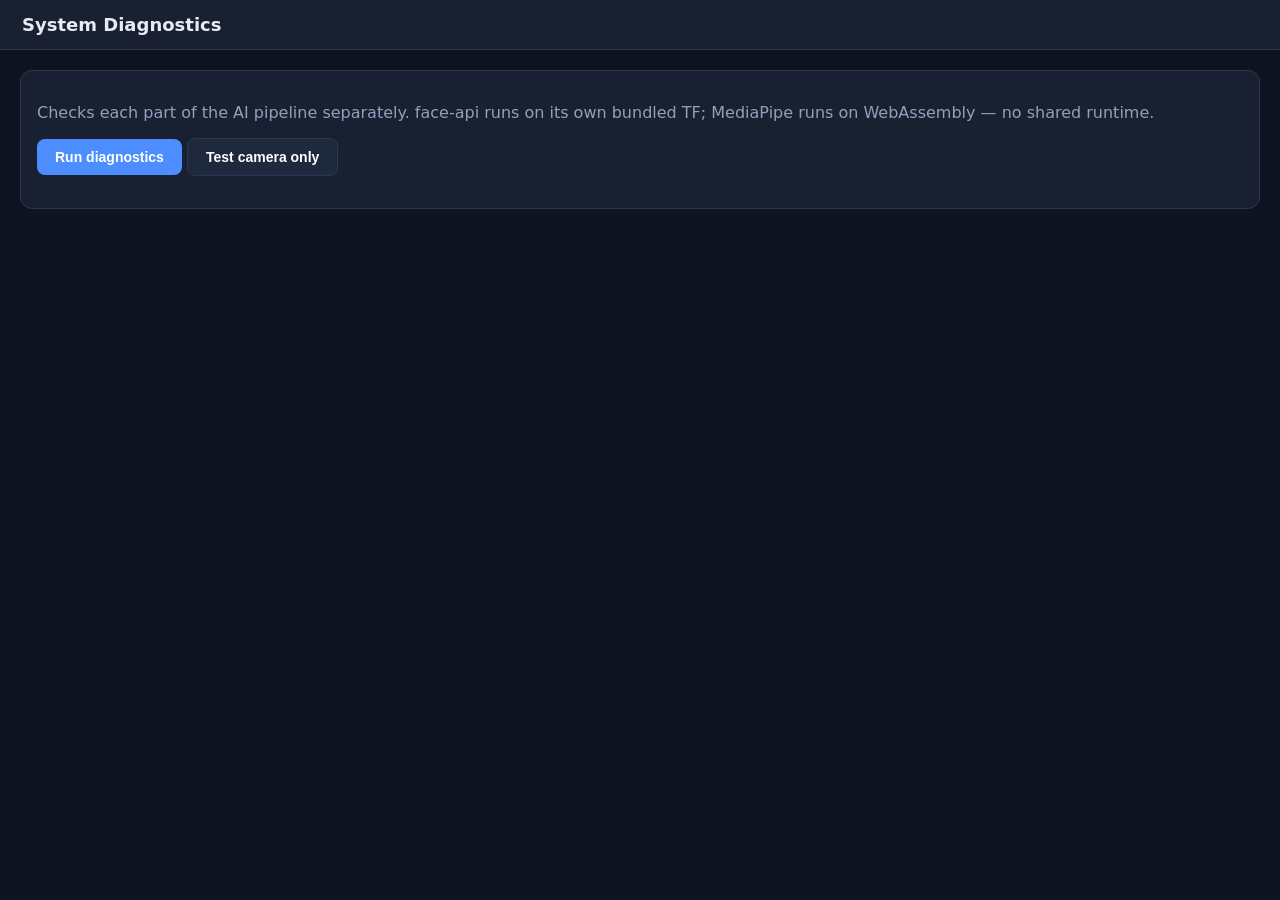
<file: templates/diag.html>
<!DOCTYPE html>
<html lang="en">
<head>
  <meta charset="utf-8" />
  <meta name="viewport" content="width=device-width, initial-scale=1" />
  <title>Diagnostics</title>
  <link rel="stylesheet" href="/static/css/style.css" />
  <script src="/static/js/vendor/face-api.min.js"></script>
  <script type="module" src="/static/js/mp-setup.mjs"></script>
</head>
<body>
  <div class="topbar"><div class="brand">System Diagnostics</div></div>
  <div class="wrap">
    <div class="card">
      <p class="muted">Checks each part of the AI pipeline separately. face-api runs on its own bundled TF; MediaPipe runs on WebAssembly — no shared runtime.</p>
      <button class="btn" id="run">Run diagnostics</button>
      <button class="btn secondary" id="cam">Test camera only</button>
      <div id="log" style="margin-top:16px; font-family:ui-monospace,monospace; font-size:13px; line-height:1.8"></div>
    </div>
  </div>
  <script>
    const log = document.getElementById("log");
    function line(ok, label, extra) {
      const color = ok === true ? "#2ecc71" : ok === false ? "#e74c3c" : "#93a0bd";
      const mark = ok === true ? "PASS" : ok === false ? "FAIL" : "····";
      log.innerHTML += `<div style="color:${color}">[${mark}] ${label}${extra ? " — " + extra : ""}</div>`;
    }

    async function run() {
      log.innerHTML = "";
      line(null, "Secure context (needed for camera): " + window.isSecureContext);
      line(typeof faceapi !== "undefined", "face-api.js global present");
      line(!!window.MediaPipeObjects, "MediaPipe module loaded");
      line(!!(navigator.mediaDevices && navigator.mediaDevices.getUserMedia), "getUserMedia available");

      const M = "/static/models";
      try { await faceapi.nets.tinyFaceDetector.loadFromUri(M); line(true, "load tinyFaceDetector"); }
      catch (e) { line(false, "load tinyFaceDetector", e.message); console.error(e); }
      try { await faceapi.nets.faceLandmark68Net.loadFromUri(M); line(true, "load faceLandmark68Net"); }
      catch (e) { line(false, "load faceLandmark68Net", e.message); console.error(e); }
      try { await faceapi.nets.faceRecognitionNet.loadFromUri(M); line(true, "load faceRecognitionNet"); }
      catch (e) { line(false, "load faceRecognitionNet", e.message); console.error(e); }

      // face-api INFERENCE test (this is where the old conflict crashed)
      try {
        const c = document.createElement("canvas"); c.width = 224; c.height = 224;
        const opts = new faceapi.TinyFaceDetectorOptions({ inputSize: 224, scoreThreshold: 0.5 });
        await faceapi.detectAllFaces(c, opts).withFaceLandmarks().withFaceDescriptors();
        line(true, "face-api inference runs (no TF conflict)");
      } catch (e) { line(false, "face-api inference", e.message); console.error(e); }

      // MediaPipe object detector
      try {
        if (!window.MediaPipeObjects) throw new Error("MediaPipe module not loaded");
        const det = await window.MediaPipeObjects.create();
        line(true, "create MediaPipe object detector");
        const c = document.createElement("canvas"); c.width = 320; c.height = 240;
        const r = det.detectForVideo(c, performance.now());
        line(true, "MediaPipe inference runs", (r.detections ? r.detections.length : 0) + " detections on blank frame");
      } catch (e) { line(false, "MediaPipe object detector", e.message); console.error(e); }

      line(null, "Done. All PASS = the demo will work. FAIL lines show the cause (stacks in console F12).");
    }

    async function testCam() {
      try {
        const s = await navigator.mediaDevices.getUserMedia({ video: true });
        line(true, "camera acquired (" + s.getVideoTracks().length + " track)");
        s.getTracks().forEach(t => t.stop());
      } catch (e) { line(false, "getUserMedia", e.name + ": " + e.message); }
    }

    document.getElementById("run").onclick = run;
    document.getElementById("cam").onclick = testCam;
  </script>
</body>
</html>
</file>
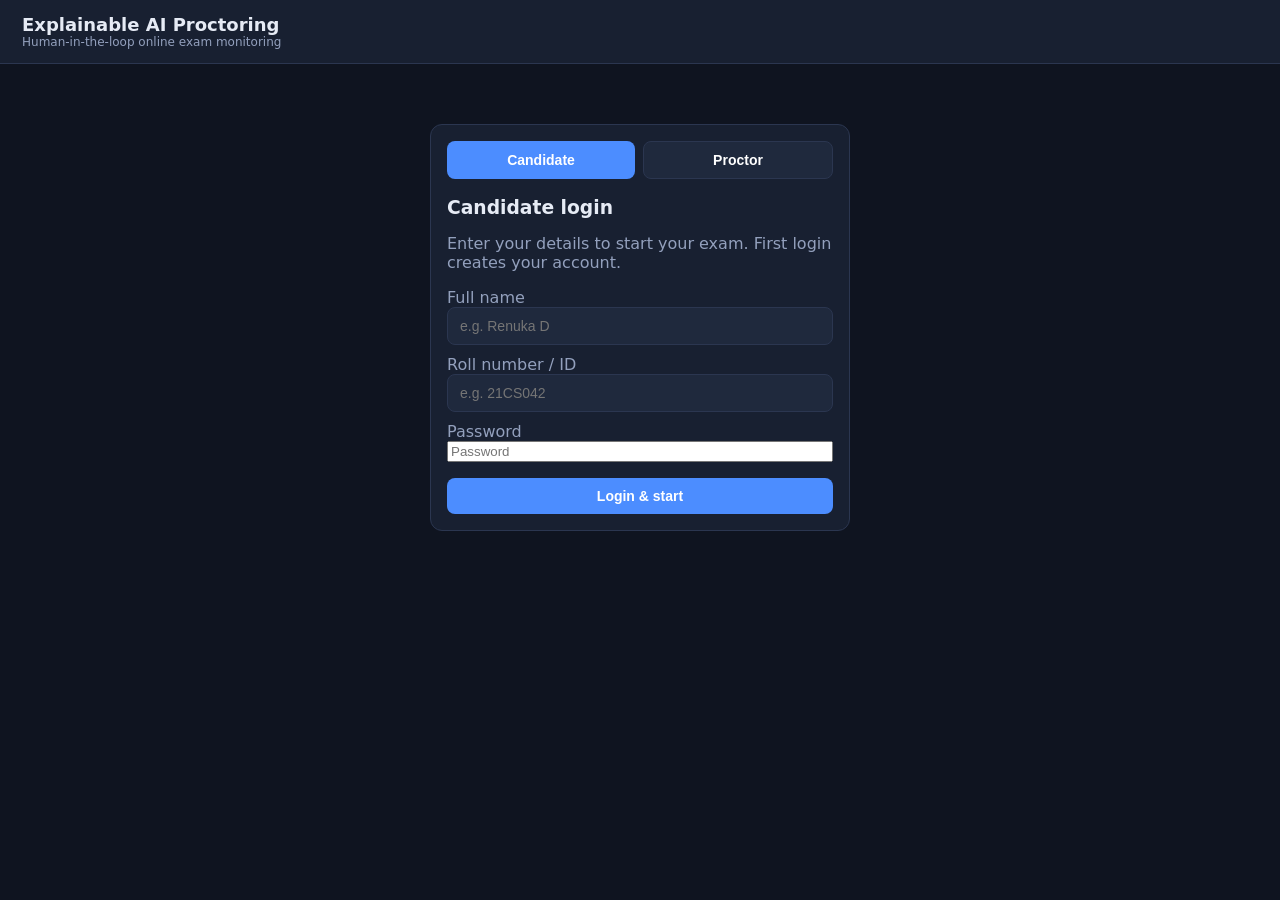
<file: templates/login.html>
<!DOCTYPE html>
<html lang="en">
<head>
  <meta charset="utf-8" />
  <meta name="viewport" content="width=device-width, initial-scale=1" />
  <title>Login · Explainable Proctoring</title>
  <link rel="stylesheet" href="/static/css/style.css" />
</head>
<body>
  <div class="topbar">
    <div class="brand">Explainable AI Proctoring <small>Human-in-the-loop online exam monitoring</small></div>
  </div>

  <div class="wrap" style="max-width:460px">
    <div class="card" style="margin-top:40px">
      <div style="display:flex; gap:8px; margin-bottom:18px">
        <button class="btn" id="tabCandidate" style="flex:1">Candidate</button>
        <button class="btn secondary" id="tabProctor" style="flex:1">Proctor</button>
      </div>

      <h3 id="formTitle">Candidate login</h3>
      <p class="muted" id="formHint">Enter your details to start your exam. First login creates your account.</p>

      <div class="grid" style="gap:10px; margin-top:12px">
        <div id="nameRow">
          <label class="muted">Full name</label>
          <input type="text" id="name" placeholder="e.g. Renuka D" style="width:100%" />
        </div>
        <div>
          <label class="muted" id="userLabel">Roll number / ID</label>
          <input type="text" id="username" placeholder="e.g. 21CS042" style="width:100%" />
        </div>
        <div>
          <label class="muted">Password</label>
          <input type="password" id="password" placeholder="Password" style="width:100%" />
        </div>
        <button class="btn" id="submitBtn" style="margin-top:6px">Login &amp; start</button>
        <div id="err" class="banner warn" style="display:none"></div>
      </div>

      <p class="muted" style="margin-top:14px; font-size:12px" id="proctorHelp" >
        Proctor demo account: <b>admin / admin123</b>
      </p>
    </div>
  </div>

  <script>
    let role = "candidate";
    const $ = (id) => document.getElementById(id);

    function setRole(r) {
      role = r;
      const cand = r === "candidate";
      $("tabCandidate").className = "btn" + (cand ? "" : " secondary");
      $("tabProctor").className = "btn" + (cand ? " secondary" : "");
      $("formTitle").textContent = cand ? "Candidate login" : "Proctor login";
      $("formHint").textContent = cand
        ? "Enter your details to start your exam. First login creates your account."
        : "Sign in to monitor all live candidates.";
      $("nameRow").style.display = cand ? "block" : "none";
      $("userLabel").textContent = cand ? "Roll number / ID" : "Username";
      $("username").placeholder = cand ? "e.g. 21CS042" : "admin";
      $("submitBtn").textContent = cand ? "Login & start" : "Sign in";
      $("proctorHelp").style.display = cand ? "none" : "block";
      $("err").style.display = "none";
    }

    $("tabCandidate").onclick = () => setRole("candidate");
    $("tabProctor").onclick = () => setRole("proctor");

    async function submit() {
      const body = {
        role,
        username: $("username").value.trim(),
        password: $("password").value,
        name: $("name").value.trim(),
      };
      $("submitBtn").disabled = true;
      try {
        const r = await fetch("/api/login", {
          method: "POST", headers: { "Content-Type": "application/json" },
          body: JSON.stringify(body),
        });
        const data = await r.json();
        if (!r.ok) { throw new Error(data.error || "Login failed"); }
        location.href = data.redirect;
      } catch (e) {
        $("err").textContent = e.message;
        $("err").style.display = "block";
        $("submitBtn").disabled = false;
      }
    }
    $("submitBtn").onclick = submit;
    $("password").addEventListener("keydown", (e) => { if (e.key === "Enter") submit(); });
    setRole("candidate");
  </script>
</body>
</html>
</file>
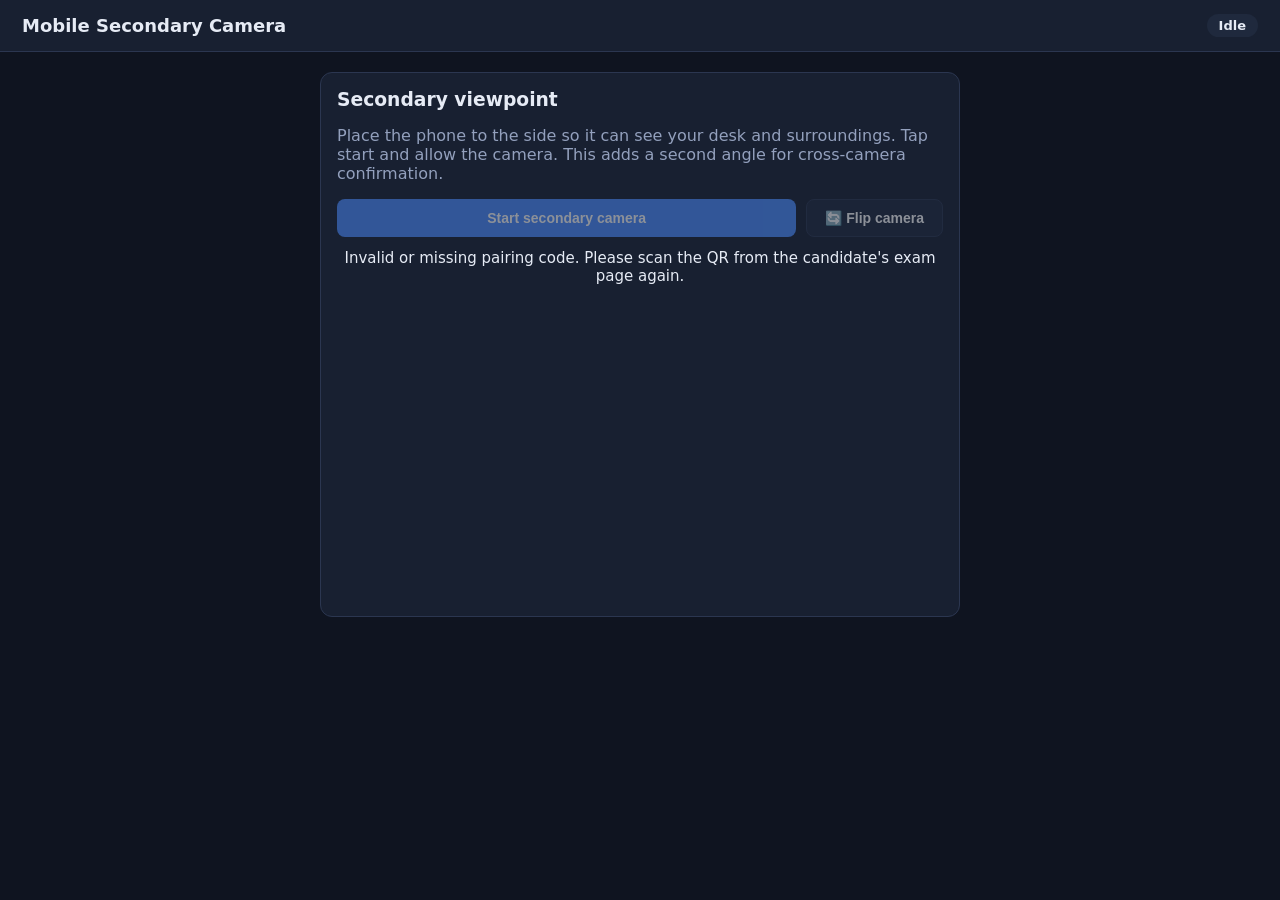
<file: templates/mobile.html>
<!DOCTYPE html>
<html lang="en">
<head>
  <meta charset="utf-8" />
  <meta name="viewport" content="width=device-width, initial-scale=1" />
  <title>Mobile Secondary Camera</title>
  <link rel="stylesheet" href="/static/css/style.css" />
  <script src="/static/js/vendor/face-api.min.js"></script>
  <script type="module" src="/static/js/mp-setup.mjs"></script>
  <script src="/static/js/detection.js?v=5"></script>
</head>
<body class="mobile">
  <div class="topbar">
    <div class="brand">Mobile Secondary Camera <small id="sidlbl"></small></div>
    <span class="pill" id="pill" style="background:var(--panel2)">Idle</span>
  </div>

  <div class="wrap">
    <div class="card" style="max-width:640px;margin:0 auto">
      <h3>Secondary viewpoint</h3>
      <p class="muted">Place the phone to the side so it can see your desk and surroundings. Tap start and allow the camera. This adds a second angle for cross-camera confirmation.</p>
      <div style="display:flex; gap:10px">
        <button class="btn" id="startBtn" style="flex:1">Start secondary camera</button>
        <button class="btn secondary" id="flipBtn" disabled>🔄 Flip camera</button>
      </div>
      <div class="status-line" id="status" style="margin-top:12px">Ready.</div>
      <div class="videowrap" style="margin-top:10px">
        <video id="video" autoplay muted playsinline></video>
        <canvas id="overlay"></canvas>
      </div>
    </div>
  </div>

  <script>
    const params = new URLSearchParams(location.search);
    const sessionId = params.get("session");
    const token = params.get("token") || "";
    document.getElementById("sidlbl").textContent = sessionId ? ("· " + sessionId) : "";
    const statusEl = document.getElementById("status");
    const pill = document.getElementById("pill");
    if (!sessionId || !token) {
      statusEl.textContent = "Invalid or missing pairing code. Please scan the QR from the candidate's exam page again.";
      document.getElementById("startBtn").disabled = true;
    }

    let client = null;

    document.getElementById("startBtn").onclick = async () => {
      document.getElementById("startBtn").disabled = true;
      try {
        client = new ProctorClient({
          role: "mobile", sessionId, token,
          video: document.getElementById("video"),
          overlay: document.getElementById("overlay"),
          onStatus: (s) => statusEl.textContent = s,
        });
        await client.start();
        pill.textContent = "Streaming";
        statusEl.textContent = "Secondary camera streaming to the proctor.";
        document.getElementById("flipBtn").disabled = false;
      } catch (e) {
        statusEl.textContent = "Camera error: " + e.message + ". On a phone this page must be opened over HTTPS.";
        document.getElementById("startBtn").disabled = false;
      }
    };

    document.getElementById("flipBtn").onclick = async () => {
      if (!client) return;
      const btn = document.getElementById("flipBtn");
      btn.disabled = true;
      try {
        const mode = await client.flipCamera();
        statusEl.textContent = "Switched to " + (mode === "environment" ? "rear" : "front") + " camera.";
      } catch (e) {
        statusEl.textContent = "Could not switch camera: " + e.message;
      }
      btn.disabled = false;
    };
  </script>
</body>
</html>
</file>
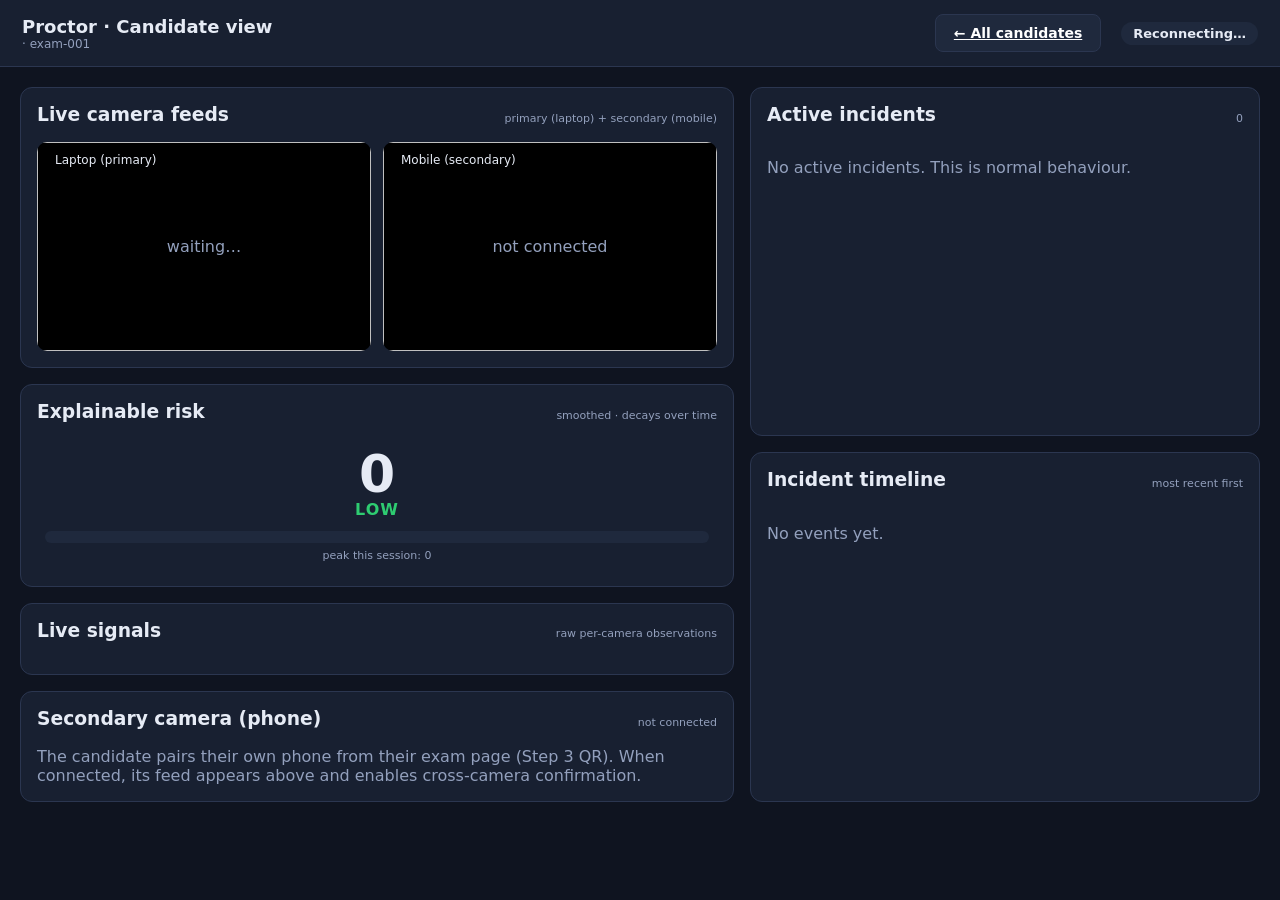
<file: templates/proctor.html>
<!DOCTYPE html>
<html lang="en">
<head>
  <meta charset="utf-8" />
  <meta name="viewport" content="width=device-width, initial-scale=1" />
  <title>Proctor Dashboard</title>
  <link rel="stylesheet" href="/static/css/style.css" />
</head>
<body>
  <div class="topbar">
    <div class="brand">Proctor · Candidate view <small id="sidlbl"></small></div>
    <div style="display:flex; gap:10px; align-items:center">
      <a class="btn secondary" href="/dashboard">← All candidates</a>
      <span class="tag" id="cams"></span>
      <span class="pill" id="statepill" style="background:var(--panel2)">Connecting…</span>
    </div>
  </div>

  <div class="wrap">
    <div class="dash">
      <!-- LEFT: feeds + risk -->
      <div class="grid">
        <div class="card">
          <div class="section-title"><h3>Live camera feeds</h3><span class="tag">primary (laptop) + secondary (mobile)</span></div>
          <div class="feeds">
            <div class="feed"><span class="label">Laptop (primary)</span><img id="feed-candidate" /><div class="offline" id="off-candidate">waiting…</div></div>
            <div class="feed"><span class="label">Mobile (secondary)</span><img id="feed-mobile" /><div class="offline" id="off-mobile">not connected</div></div>
          </div>
        </div>

        <div class="card">
          <div class="section-title"><h3>Explainable risk</h3><span class="tag">smoothed · decays over time</span></div>
          <div class="gauge">
            <div class="num" id="riskNum">0</div>
            <div class="lvl-low" id="riskLvl" style="font-weight:700; text-transform:uppercase; letter-spacing:1px">low</div>
            <div class="bar"><div id="riskBar" class="bg-low" style="width:0%"></div></div>
            <div class="tag">peak this session: <span id="peak">0</span></div>
          </div>
          <div id="breakdown"></div>
        </div>

        <div class="card">
          <div class="section-title"><h3>Live signals</h3><span class="tag">raw per-camera observations</span></div>
          <div id="signals"></div>
        </div>

        <div class="card">
          <div class="section-title"><h3>Secondary camera (phone)</h3><span class="tag" id="mobstatus">not connected</span></div>
          <p class="muted" style="margin:0">The candidate pairs their own phone from their exam page (Step 3 QR). When connected, its feed appears above and enables cross-camera confirmation.</p>
        </div>
      </div>

      <!-- RIGHT: incidents + timeline -->
      <div class="grid">
        <div class="card">
          <div class="section-title"><h3>Active incidents</h3><span class="tag" id="incCount">0</span></div>
          <div class="scroll" id="incidents"><p class="muted">No active incidents. This is normal behaviour.</p></div>
        </div>

        <div class="card">
          <div class="section-title"><h3>Incident timeline</h3><span class="tag">most recent first</span></div>
          <div class="scroll timeline" id="timeline"><p class="muted">No events yet.</p></div>
        </div>
      </div>
    </div>
  </div>

  <script>
    const params = new URLSearchParams(location.search);
    const sessionId = params.get("session") || "exam-001";
    document.getElementById("sidlbl").textContent = "· " + sessionId;

    const sevIcon = { high: "#e74c3c", medium: "#e67e22", low: "#f1c40f" };
    let ws;

    function connect(){
      const proto = location.protocol === "https:" ? "wss" : "ws";
      ws = new WebSocket(`${proto}://${location.host}/ws/proctor/${sessionId}`);
      ws.onopen = () => setPill("Live", "low");
      ws.onmessage = (e) => onMsg(JSON.parse(e.data));
      ws.onclose = () => { setPill("Reconnecting…"); setTimeout(connect, 1500); };
    }

    function setPill(txt, level){
      const p = document.getElementById("statepill");
      p.textContent = txt;
      p.style.background = "var(--panel2)";
      if (level) p.className = "pill lvl-" + level; else p.className = "pill";
    }

    function onMsg(msg){
      if (msg.type === "frame") return showFrame(msg);
      if (msg.type === "enrolled") return;
      if (msg.type === "state") return render(msg);
    }

    function showFrame(msg){
      const img = document.getElementById("feed-" + msg.camera);
      const off = document.getElementById("off-" + msg.camera);
      if (img){ img.src = msg.image; if (off) off.style.display = "none"; }
    }

    function render(s){
      // risk gauge
      document.getElementById("riskNum").textContent = Math.round(s.risk);
      document.getElementById("riskNum").className = "num lvl-" + s.risk_level;
      const lvl = document.getElementById("riskLvl");
      lvl.textContent = s.risk_level; lvl.className = "lvl-" + s.risk_level;
      const bar = document.getElementById("riskBar");
      bar.style.width = s.risk + "%"; bar.className = "bg-" + s.risk_level;
      document.getElementById("peak").textContent = Math.round(s.max_risk);
      setPill("Live · risk " + Math.round(s.risk), s.risk_level);

      // cameras online
      const cams = [];
      if (s.cameras_online.candidate) cams.push("laptop ✓");
      if (s.cameras_online.mobile) cams.push("mobile ✓");
      document.getElementById("cams").textContent = cams.join("  ·  ");
      if (!s.cameras_online.mobile) document.getElementById("off-mobile").style.display = "grid";
      if (!s.cameras_online.candidate) document.getElementById("off-candidate").style.display = "grid";
      const ms = document.getElementById("mobstatus");
      if (ms){ ms.textContent = s.cameras_online.mobile ? "connected ✓" : "not connected";
               ms.className = "tag lvl-" + (s.cameras_online.mobile ? "low" : ""); }

      // risk breakdown
      const bd = document.getElementById("breakdown");
      if (s.risk_breakdown.length){
        bd.innerHTML = "<div class='tag' style='margin:10px 0 6px'>What is driving the risk:</div>" +
          s.risk_breakdown.map(b =>
            `<div class="kv"><span class="k">${b.title}${b.cross_camera ? " <span class='xcam'>2-cam</span>":""}</span><b>+${b.contribution}</b></div>`
          ).join("");
      } else bd.innerHTML = "<div class='tag' style='margin-top:10px'>Nothing contributing — behaviour looks normal.</div>";

      // live signals
      renderSignals(s.latest_signals);

      // incidents
      renderIncidents(s.active_incidents);

      // timeline
      renderTimeline(s.timeline);
    }

    function fmtObjects(objs){
      if (!objs || !objs.length) return "none";
      return objs.map(o => `${o.class} (${o.score})`).join(", ");
    }

    function renderSignals(sig){
      const parts = [];
      for (const cam of ["candidate", "mobile"]){
        const d = sig[cam];
        if (!d) continue;
        parts.push(`<div style="margin-bottom:8px">
          <div class="tag" style="text-transform:uppercase">${cam === "candidate" ? "laptop" : "mobile"}</div>
          <div class="kv"><span class="k">Face present</span><b>${d.face_present ? "yes" : "NO"}</b></div>
          <div class="kv"><span class="k">Faces / people</span><b>${d.face_count} / ${d.person_count}</b></div>
          <div class="kv"><span class="k">Identity</span><b>${d.identity_match === null ? "—" : (d.identity_match ? "match" : "MISMATCH")}${d.identity_distance!=null?" ("+d.identity_distance+")":""}</b></div>
          <div class="kv"><span class="k">Gaze / attention</span><b>${d.looking_away ? "looking " + d.gaze_direction : "on screen"}</b></div>
          <div class="kv"><span class="k">Eyes</span><b>${d.eyes_detected ? (d.eyes_closed ? "closed" : "open") + (d.eye_openness != null ? " (" + d.eye_openness + ")" : "") : "—"}</b></div>
          <div class="kv"><span class="k">Hands</span><b>${d.hands_count != null ? d.hands_count : "—"}${d.hand_on_object ? " · on " + d.hand_object_class : ""}</b></div>
          <div class="kv"><span class="k">Objects</span><b>${fmtObjects(d.objects)}</b></div>
        </div>`);
      }
      document.getElementById("signals").innerHTML = parts.join("") || "<p class='muted'>No signals yet.</p>";
    }

    function renderIncidents(list){
      document.getElementById("incCount").textContent = list.length;
      const box = document.getElementById("incidents");
      if (!list.length){ box.innerHTML = "<p class='muted'>No active incidents. This is normal behaviour.</p>"; return; }
      box.innerHTML = list.map(inc => {
        const reviewed = inc.review && inc.review.action;
        const ev = (inc.evidence || []).map(u => `<img src="${u}" onclick="window.open('${u}')" />`).join("");
        const sigs = (inc.contributing_signals || []).map(x => `<li>${x}</li>`).join("");
        return `<div class="incident ${reviewed ? "reviewed" : ""}">
          <div class="head">
            <span class="title">${inc.title} ${inc.cross_camera ? "<span class='xcam'>cross-camera confirmed</span>" : ""}</span>
            <span class="sev ${inc.severity}">${inc.severity}</span>
          </div>
          <div class="expl">${inc.explanation}</div>
          <div class="tag">Contributing signals:</div>
          <ul>${sigs}</ul>
          <div class="tag">Confidence ${Math.round(inc.confidence*100)}% · duration ${inc.duration}s · cameras: ${inc.cameras.join(", ")}</div>
          <div class="confbar"><div style="width:${Math.round(inc.confidence*100)}%"></div></div>
          ${ev ? `<div class="evidence" style="margin-top:8px">${ev}</div>` : ""}
          <div class="actions">
            <button class="btn danger" onclick="review('${inc.id}','confirmed')">Confirm concern</button>
            <button class="btn secondary" onclick="review('${inc.id}','dismissed')">Dismiss</button>
            ${reviewed ? `<span class="tag" style="align-self:center">reviewed: ${inc.review.action}</span>` : ""}
          </div>
        </div>`;
      }).join("");
    }

    function renderTimeline(items){
      const box = document.getElementById("timeline");
      if (!items || !items.length){ box.innerHTML = "<p class='muted'>No events yet.</p>"; return; }
      const rows = [...items].reverse().map(inc => {
        const t = new Date(inc.start_ts * 1000).toLocaleTimeString();
        return `<div class="item">
          <div class="dot" style="background:${sevIcon[inc.severity]||"#888"}"></div>
          <div>
            <div><b>${inc.title}</b> ${inc.cross_camera ? "<span class='xcam'>2-cam</span>" : ""} <span class="tag">${inc.status}</span></div>
            <div class="tag">${t} · ${inc.duration}s · confidence ${Math.round(inc.confidence*100)}%${inc.review && inc.review.action ? " · reviewed: "+inc.review.action : ""}</div>
          </div>
        </div>`;
      }).join("");
      box.innerHTML = rows;
    }

    function review(id, action){
      if (ws && ws.readyState === WebSocket.OPEN)
        ws.send(JSON.stringify({ type: "review", incident_id: id, action, note: "" }));
    }

    connect();
  </script>
</body>
</html>
</file>
<file: static/css/style.css>
:root {
  --bg: #0f1420;
  --panel: #182031;
  --panel2: #1f293d;
  --line: #2b3650;
  --text: #e6ebf5;
  --muted: #93a0bd;
  --accent: #4c8dff;
  --green: #2ecc71;
  --amber: #f1c40f;
  --orange: #e67e22;
  --red: #e74c3c;
}
* { box-sizing: border-box; }
body {
  margin: 0;
  font-family: system-ui, "Segoe UI", Roboto, sans-serif;
  background: var(--bg);
  color: var(--text);
}
a { color: var(--accent); }
h1, h2, h3 { margin: 0 0 .4em; }
.wrap { max-width: 1400px; margin: 0 auto; padding: 20px; }
.topbar {
  display: flex; align-items: center; justify-content: space-between;
  padding: 14px 22px; background: var(--panel); border-bottom: 1px solid var(--line);
}
.topbar .brand { font-weight: 700; font-size: 18px; }
.topbar .brand small { color: var(--muted); font-weight: 400; font-size: 12px; display: block; }
.pill { padding: 4px 12px; border-radius: 999px; font-size: 13px; font-weight: 600; }
.btn {
  background: var(--accent); color: #fff; border: 0; padding: 10px 18px;
  border-radius: 8px; font-size: 14px; cursor: pointer; font-weight: 600;
}
.btn.secondary { background: var(--panel2); border: 1px solid var(--line); }
.btn.danger { background: var(--red); }
.btn:disabled { opacity: .5; cursor: not-allowed; }
input[type=text] {
  background: var(--panel2); border: 1px solid var(--line); color: var(--text);
  padding: 10px 12px; border-radius: 8px; font-size: 14px;
}
.card { background: var(--panel); border: 1px solid var(--line); border-radius: 12px; padding: 16px; }
.muted { color: var(--muted); }
.grid { display: grid; gap: 16px; }

/* landing */
.hero { text-align: center; padding: 40px 0 10px; }
.hero h1 { font-size: 30px; }
.cardrow { display: grid; grid-template-columns: repeat(auto-fit, minmax(240px, 1fr)); gap: 16px; margin-top: 24px; }
.cardrow .card h3 { color: var(--accent); }
.flow { white-space: pre; font-family: ui-monospace, monospace; color: var(--muted); font-size: 12px; line-height: 1.35; overflow-x: auto; }

/* candidate / mobile */
.videowrap { position: relative; width: 100%; max-width: 720px; margin: 0 auto; }
.videowrap video, .videowrap canvas { width: 100%; border-radius: 12px; display: block; }
.videowrap video { transform: scaleX(-1); }
.videowrap canvas { position: absolute; top: 0; left: 0; transform: scaleX(-1); }
.mobile .videowrap video, .mobile .videowrap canvas { transform: none; }
.status-line { text-align: center; margin: 12px 0; font-size: 15px; }
.banner { padding: 12px 16px; border-radius: 10px; margin: 10px 0; font-weight: 600; }
.banner.ok { background: rgba(46,204,113,.12); color: var(--green); border: 1px solid rgba(46,204,113,.3); }
.banner.warn { background: rgba(231,76,60,.12); color: var(--red); border: 1px solid rgba(231,76,60,.3); }

/* proctor dashboard */
.dash { display: grid; grid-template-columns: 1.4fr 1fr; gap: 16px; }
.feeds { display: grid; grid-template-columns: 1fr 1fr; gap: 12px; }
.feed { background: #000; border-radius: 10px; overflow: hidden; position: relative; aspect-ratio: 16/10; }
.feed img { width: 100%; height: 100%; object-fit: contain; }
.feed .label { position: absolute; top: 8px; left: 8px; background: rgba(0,0,0,.6); padding: 3px 10px; border-radius: 6px; font-size: 12px; }
.feed .offline { position: absolute; inset: 0; display: grid; place-items: center; color: var(--muted); }

.gauge { text-align: center; padding: 8px; }
.gauge .num { font-size: 52px; font-weight: 800; line-height: 1; }
.gauge .bar { height: 12px; background: var(--panel2); border-radius: 999px; overflow: hidden; margin: 12px 0 6px; }
.gauge .bar > div { height: 100%; transition: width .4s, background .4s; }

.lvl-low { color: var(--green); }
.lvl-medium { color: var(--amber); }
.lvl-high { color: var(--orange); }
.lvl-critical { color: var(--red); }
.bg-low { background: var(--green); }
.bg-medium { background: var(--amber); }
.bg-high { background: var(--orange); }
.bg-critical { background: var(--red); }

.sev { padding: 2px 8px; border-radius: 6px; font-size: 11px; font-weight: 700; text-transform: uppercase; }
.sev.high { background: rgba(231,76,60,.2); color: var(--red); }
.sev.medium { background: rgba(230,126,34,.2); color: var(--orange); }
.sev.low { background: rgba(241,196,15,.2); color: var(--amber); }

.incident { border: 1px solid var(--line); border-radius: 10px; padding: 12px; margin-bottom: 10px; background: var(--panel2); }
.incident .head { display: flex; justify-content: space-between; align-items: center; gap: 8px; }
.incident .title { font-weight: 700; }
.incident .xcam { font-size: 11px; color: var(--accent); border: 1px solid var(--accent); padding: 1px 6px; border-radius: 6px; }
.incident .expl { color: var(--muted); font-size: 13px; margin: 6px 0; }
.incident ul { margin: 6px 0; padding-left: 18px; font-size: 12px; color: var(--muted); }
.incident .evidence img { height: 64px; border-radius: 6px; margin-right: 6px; border: 1px solid var(--line); cursor: pointer; }
.incident .actions { display: flex; gap: 6px; margin-top: 8px; }
.incident .actions .btn { padding: 5px 10px; font-size: 12px; }
.confbar { height: 6px; background: var(--panel); border-radius: 999px; margin-top: 6px; overflow: hidden; }
.confbar > div { height: 100%; background: var(--accent); }

.timeline .item { display: flex; gap: 10px; padding: 8px 0; border-bottom: 1px dashed var(--line); font-size: 13px; }
.timeline .dot { width: 10px; height: 10px; border-radius: 50%; margin-top: 5px; flex: 0 0 auto; }
.tag { font-size: 11px; color: var(--muted); }

.section-title { display: flex; justify-content: space-between; align-items: center; margin-bottom: 10px; }
.scroll { max-height: 520px; overflow-y: auto; padding-right: 4px; }
.kv { display: flex; justify-content: space-between; font-size: 13px; padding: 3px 0; }
.kv .k { color: var(--muted); }
.reviewed { opacity: .55; }
@media (max-width: 1000px) { .dash { grid-template-columns: 1fr; } }
</file>
